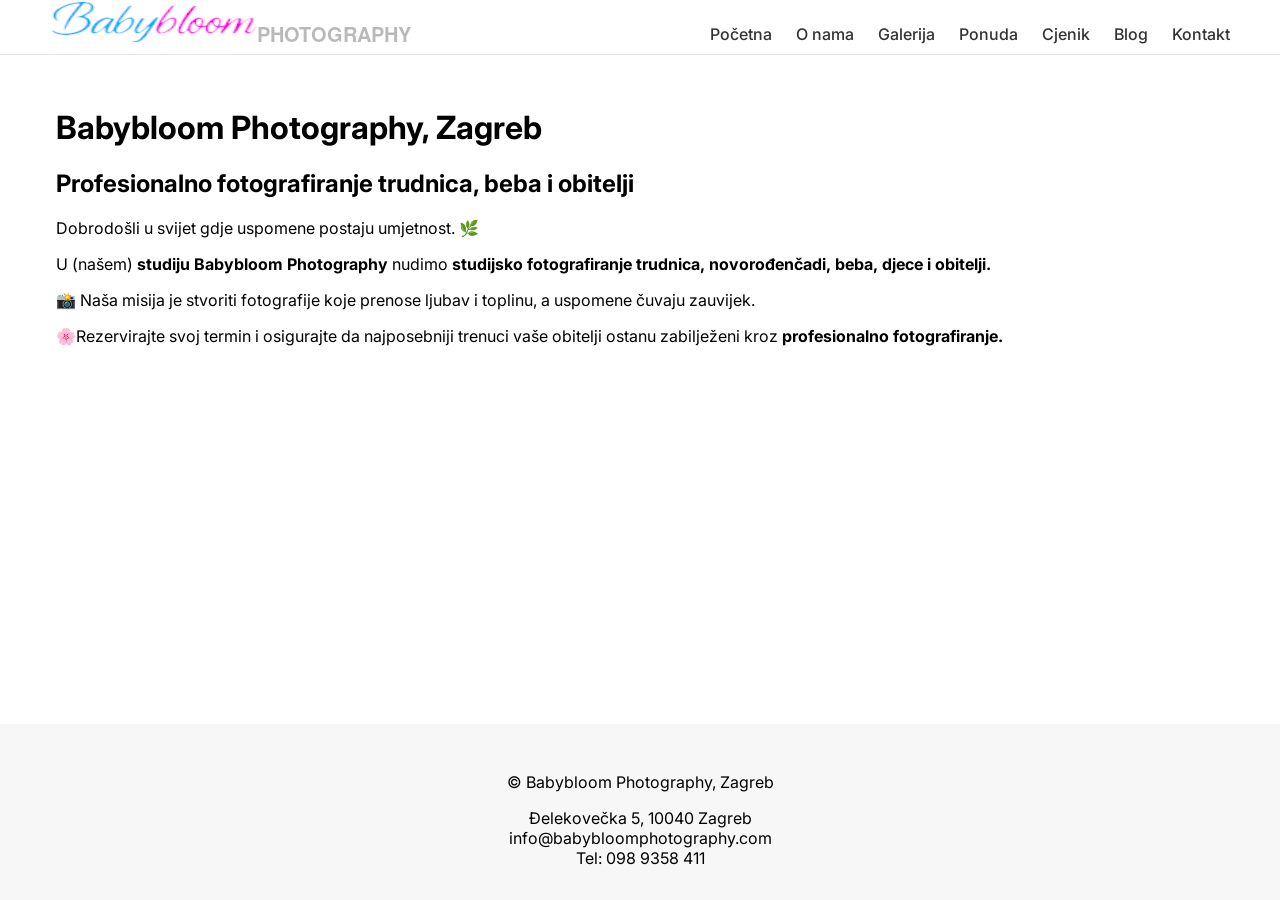
<file: index.html>
<!DOCTYPE HTML>

<html lang="hr">
    
	
    <head>
        
	
        <meta charset="utf-8"/>
        

	
        <title>
             Po&#269;etna - Babybloom Photogtaphy Zagreb 
        </title>
        
	
        <meta name="viewport" content="width=device-width, initial-scale=1"/>
        
	
        <meta name="description" content="Profesionalno fotografiranje trudnica, beba i obitelji"/>
        

	
        <meta property="og:type" content="website"/>
        
	
        <meta property="og:title" content="Po&#269;etna - Babybloom Photography Zagreb"/>
        
	
        <meta property="og:description" content="Profesionalno fotografiranje trudnica, beba i obitelji"/>
        
	
        <meta property="og:image" content="/res/logo.png"/>
        

	
        <link rel="stylesheet" href="/res/style.css"/>
        
	
        <link rel="icon" href="/res/favicon.png"/>
        

    </head>
    
	
    <body>
        
	
        <header class="site-header">
            
		
            <div class="header-inner">
                
			
                <a href="/" class="logo">
                    
				
                    <img src="/res/logo.png" alt="Babybloom photography"/>
                    
			
                </a>
                
			
                <nav class="site-nav" aria-label="Navigacija">
                    
				
                    <label>
                        
					
                        <input type="checkbox"/>
                        
					&#8801;
				
                    </label>
                    
				
                    <ul class="navlist">
                        <li>
                            <a href="/index.html">
                                Početna
                            </a>
                        </li>
                        <li>
                            <a href="/o-nama.html">
                                O nama
                            </a>
                        </li>
                        <li>
                            <a href="/portfolio.html">
                                Galerija
                            </a>
                        </li>
                        <li>
                            <a href="/ponuda.html">
                                Ponuda
                            </a>
                        </li>
                        <li>
                            <a href="/cjenik.html">
                                Cjenik
                            </a>
                        </li>
                        <li>
                            <a href="/blog.html">
                                Blog
                            </a>
                        </li>
                        <li>
                            <a href="/kontakt.html">
                                Kontakt
                            </a>
                        </li>
                    </ul>
                    
			
                </nav>
                
		
            </div>
            
	
        </header>
        
	
        <main class="site-content">
            
		
		

            <h1>
                
     Babybloom Photography, Zagreb 

            </h1>
            

		

            <section>
                
    
			
    
                <h2>
                    
         Profesionalno fotografiranje trudnica, beba i obitelji 
    
                </h2>
                
    
			
    
                <p>
                    
        
			Dobrodošli u svijet gdje uspomene postaju umjetnost. 🌿
			
    
                </p>
                
    
			
    
                <p>
                    
        
			U (našem) 
        
                    <b>
                        
            studiju Babybloom Photography
        
                    </b>
                    
         nudimo 
        
                    <b>
                        
            studijsko fotografiranje trudnica, novorođenčadi, beba, djece i obitelji.
        
                    </b>
                    
        
			
    
                </p>
                
    
			
    
                <p>
                    
        
			📸 Naša misija je stvoriti fotografije koje prenose ljubav i toplinu, a uspomene čuvaju zauvijek.
			
    
                </p>
                
    
			
    
                <p>
                    
        
			🌸Rezervirajte svoj termin i osigurajte da najposebniji trenuci vaše obitelji ostanu zabilježeni kroz 
        
                    <b>
                        
            profesionalno fotografiranje.
        
                    </b>
                    
        
			
    
                </p>
                
    
		

            </section>
            
		
	

	
        </main>
        
	
        <footer class="site-footer">
            
		
            <p>
                &copy; Babybloom Photography, Zagreb
            </p>
            
		
            <address>
                
			&#272;elekove&#269;ka 5, 10040 Zagreb 
                <br/>
                
			
                <a href="mailto:info@babybloomphotography.com">
                    info@babybloomphotography.com
                </a>
                 
                <br/>
                
			Tel: 098 9358 411
		
            </address>
            
	
        </footer>
        

    </body>
           		

</html>
</file>
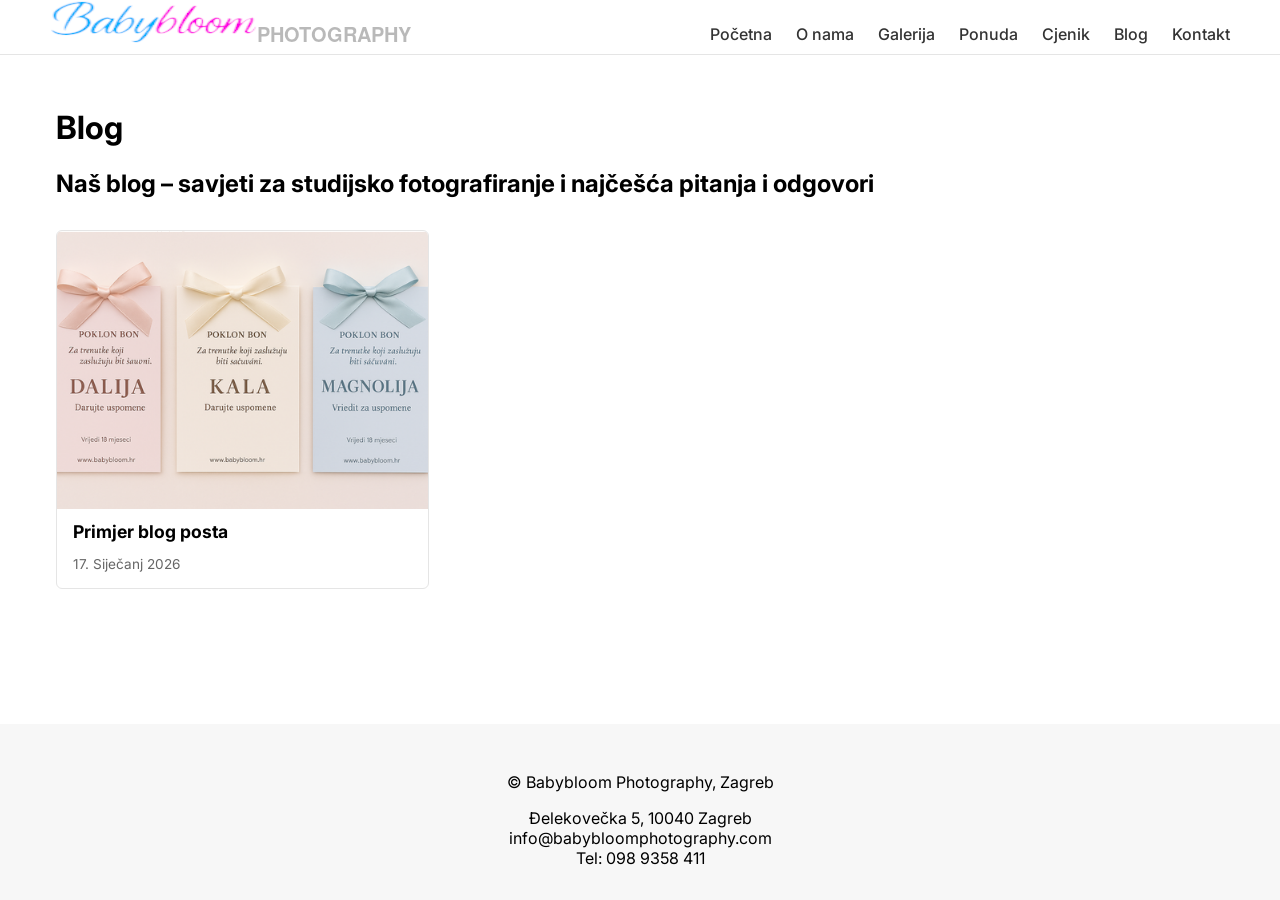
<file: blog.html>
<!DOCTYPE HTML>

<html lang="hr">
    
	
    <head>
        
	
        <meta charset="utf-8"/>
        

	
        <title>
             Blog - Babybloom Photogtaphy Zagreb 
        </title>
        
	
        <meta name="viewport" content="width=device-width, initial-scale=1"/>
        
	
        <meta name="description" content="savjeti za studijsko fotografiranje i naj&#269;e&#353;&#263;a pitanja i odgovori"/>
        

	
        <meta property="og:type" content="website"/>
        
	
        <meta property="og:title" content="Blog - Babybloom Photography Zagreb"/>
        
	
        <meta property="og:description" content="savjeti za studijsko fotografiranje i naj&#269;e&#353;&#263;a pitanja i odgovori"/>
        
	
        <meta property="og:image" content="/res/logo.png"/>
        

	
        <link rel="stylesheet" href="/res/style.css"/>
        
	
        <link rel="icon" href="/res/favicon.png"/>
        

    </head>
    
	
    <body>
        
	
        <header class="site-header">
            
		
            <div class="header-inner">
                
			
                <a href="/" class="logo">
                    
				
                    <img src="/res/logo.png" alt="Babybloom photography"/>
                    
			
                </a>
                
			
                <nav class="site-nav" aria-label="Navigacija">
                    
				
                    <label>
                        
					
                        <input type="checkbox"/>
                        
					&#8801;
				
                    </label>
                    
				
                    <ul class="navlist">
                        <li>
                            <a href="/index.html">
                                Početna
                            </a>
                        </li>
                        <li>
                            <a href="/o-nama.html">
                                O nama
                            </a>
                        </li>
                        <li>
                            <a href="/portfolio.html">
                                Galerija
                            </a>
                        </li>
                        <li>
                            <a href="/ponuda.html">
                                Ponuda
                            </a>
                        </li>
                        <li>
                            <a href="/cjenik.html">
                                Cjenik
                            </a>
                        </li>
                        <li>
                            <a href="/blog.html">
                                Blog
                            </a>
                        </li>
                        <li>
                            <a href="/kontakt.html">
                                Kontakt
                            </a>
                        </li>
                    </ul>
                    
			
                </nav>
                
		
            </div>
            
	
        </header>
        
	
        <main class="site-content">
            
		
		

            <h1>
                
     Blog 

            </h1>
            

		

            <section>
                
    
			
    
                <h2>
                    
         Naš blog – savjeti za studijsko fotografiranje i najčešća pitanja i odgovori 
    
                </h2>
                
    
			
    
                <section class="bloglist">
                    <article class="blog-card">
                        <a href="/blog/first-blog.html">
                            <img src="/img/poklon_bon.png" alt="Primjer blog posta"/>
                            <h2>
                                Primjer blog posta
                            </h2>
                        </a>
                        <time datetime="2026-01-17">
                            17. Siječanj 2026
                        </time>
                    </article>
                </section>
                
    
		

            </section>
            

	

	
        </main>
        
	
        <footer class="site-footer">
            
		
            <p>
                &copy; Babybloom Photography, Zagreb
            </p>
            
		
            <address>
                
			&#272;elekove&#269;ka 5, 10040 Zagreb 
                <br/>
                
			
                <a href="mailto:info@babybloomphotography.com">
                    info@babybloomphotography.com
                </a>
                 
                <br/>
                
			Tel: 098 9358 411
		
            </address>
            
	
        </footer>
        

    </body>
    

</html>
</file>
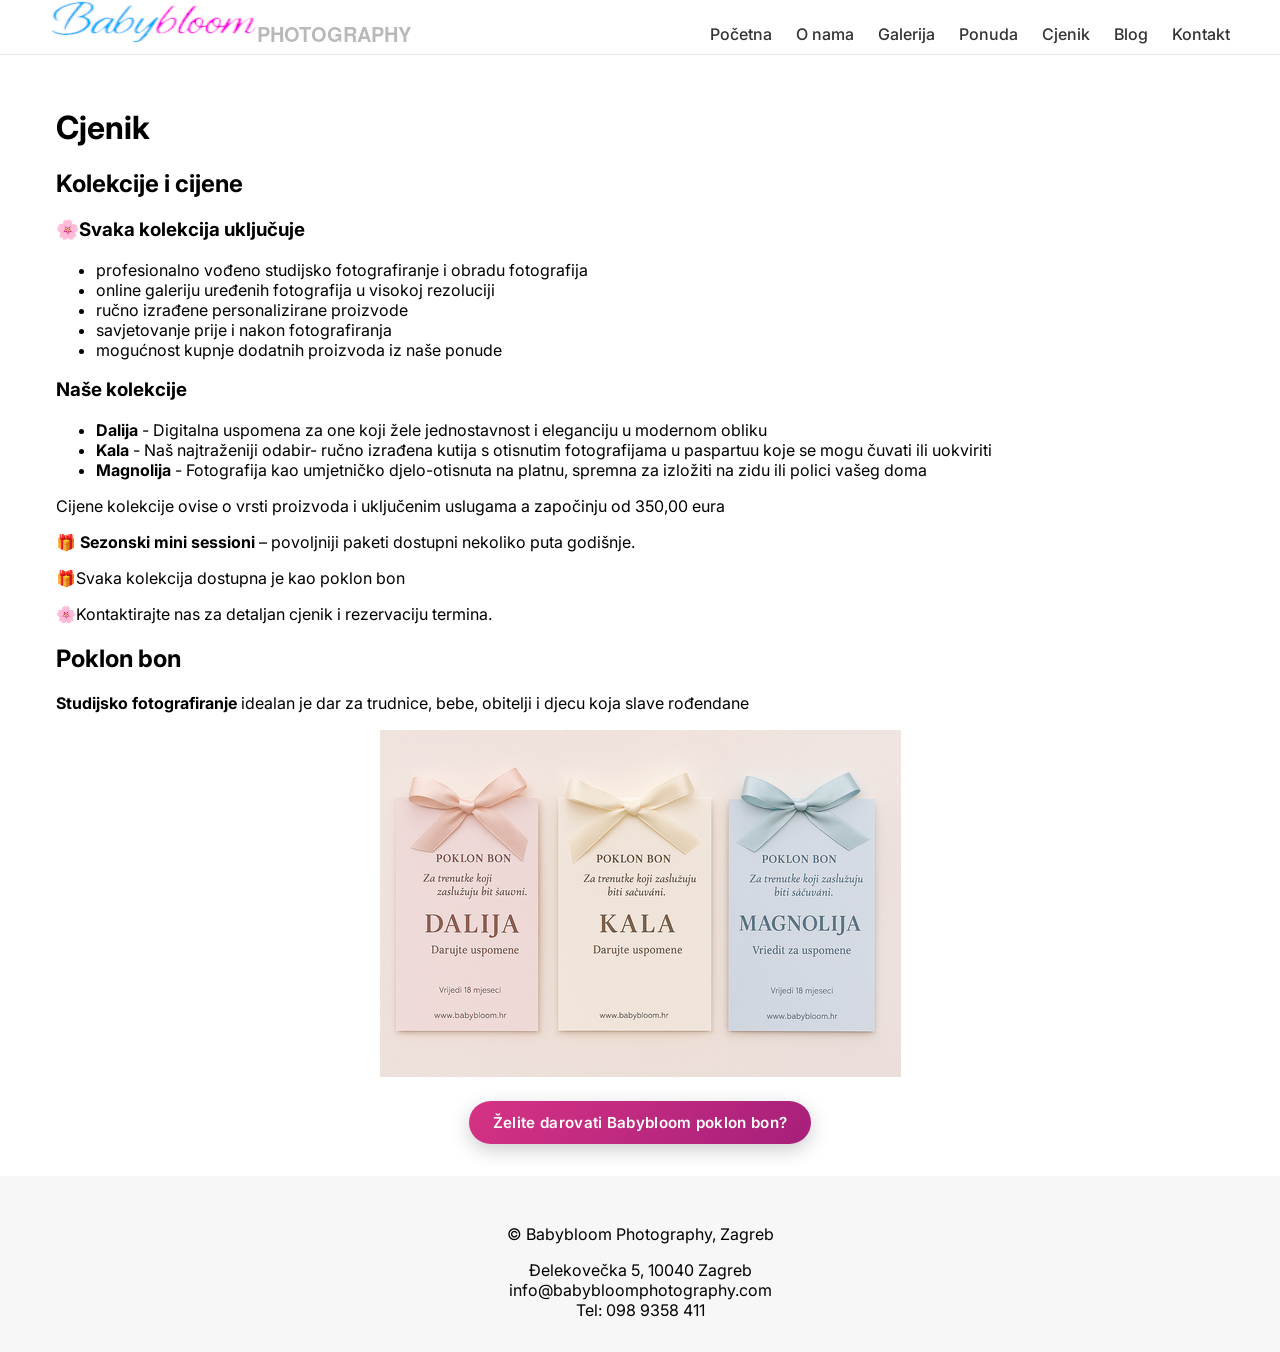
<file: cjenik.html>
<!DOCTYPE HTML>

<html lang="hr">
    
	
    <head>
        
	
        <meta charset="utf-8"/>
        

	
        <title>
             Cjenik - Babybloom Photogtaphy Zagreb 
        </title>
        
	
        <meta name="viewport" content="width=device-width, initial-scale=1"/>
        
	
        <meta name="description" content="Profesionalno fotografiranje trudnica, beba i obitelji"/>
        

	
        <meta property="og:type" content="website"/>
        
	
        <meta property="og:title" content="Cjenik - Babybloom Photography Zagreb"/>
        
	
        <meta property="og:description" content="Profesionalno fotografiranje trudnica, beba i obitelji"/>
        
	
        <meta property="og:image" content="/res/logo.png"/>
        

	
        <link rel="stylesheet" href="/res/style.css"/>
        
	
        <link rel="icon" href="/res/favicon.png"/>
        

    </head>
    
	
    <body>
        
	
        <header class="site-header">
            
		
            <div class="header-inner">
                
			
                <a href="/" class="logo">
                    
				
                    <img src="/res/logo.png" alt="Babybloom photography"/>
                    
			
                </a>
                
			
                <nav class="site-nav" aria-label="Navigacija">
                    
				
                    <label>
                        
					
                        <input type="checkbox"/>
                        
					&#8801;
				
                    </label>
                    
				
                    <ul class="navlist">
                        <li>
                            <a href="/index.html">
                                Početna
                            </a>
                        </li>
                        <li>
                            <a href="/o-nama.html">
                                O nama
                            </a>
                        </li>
                        <li>
                            <a href="/portfolio.html">
                                Galerija
                            </a>
                        </li>
                        <li>
                            <a href="/ponuda.html">
                                Ponuda
                            </a>
                        </li>
                        <li>
                            <a href="/cjenik.html">
                                Cjenik
                            </a>
                        </li>
                        <li>
                            <a href="/blog.html">
                                Blog
                            </a>
                        </li>
                        <li>
                            <a href="/kontakt.html">
                                Kontakt
                            </a>
                        </li>
                    </ul>
                    
			
                </nav>
                
		
            </div>
            
	
        </header>
        
	
        <main class="site-content">
            
		
		

            <h1>
                
     Cjenik 

            </h1>
            

		

            <section>
                
    
			
    
                <h2>
                    
         Kolekcije i cijene 
    
                </h2>
                
    
			
    
                <h3>
                    
         🌸Svaka kolekcija uključuje 
    
                </h3>
                
    
			
    
                <ul>
                    
        
				
        
                    <li>
                        
             profesionalno vođeno studijsko fotografiranje i obradu fotografija 
        
                    </li>
                    
        
				
        
                    <li>
                        
             online galeriju uređenih fotografija u visokoj rezoluciji  
        
                    </li>
                    
        
				
        
                    <li>
                        
             ručno izrađene personalizirane proizvode 
        
                    </li>
                    
        
				
        
                    <li>
                        
             savjetovanje prije i nakon fotografiranja 
        
                    </li>
                    
        
				
        
                    <li>
                        
             mogućnost kupnje dodatnih proizvoda iz naše ponude 
        
                    </li>
                    
        
			
    
                </ul>
                
    

			
    
                <h3>
                    
        Naše kolekcije 
    
                </h3>
                
    

			
    
                <ul>
                    
        
				
        
                    <li>
                        
             
            
                        <b>
                            
                 Dalija 
            
                        </b>
                        
             - Digitalna uspomena za one koji žele jednostavnost i eleganciju u modernom obliku 
        
                    </li>
                    
        

				
        
                    <li>
                        
             
            
                        <b>
                            
                 Kala 
            
                        </b>
                        
             - Naš najtraženiji odabir- ručno izrađena kutija s otisnutim fotografijama u paspartuu koje se mogu čuvati ili uokviriti 
        
                    </li>
                    
        

				
        
                    <li>
                        
             
            
                        <b>
                            
                 Magnolija 
            
                        </b>
                        
             - Fotografija kao umjetničko djelo-otisnuta na platnu, spremna za izložiti na zidu ili polici vašeg doma 
        
                    </li>
                    
        
			
    
                </ul>
                
    
			
			
    
                <p>
                    
         Cijene kolekcije ovise o vrsti proizvoda i uključenim uslugama a započinju od 350,00 eura 
    
                </p>
                
    

			
    
                <p>
                    
         
        
                    <b>
                        
            🎁 Sezonski mini sessioni
        
                    </b>
                    
         – povoljniji paketi dostupni nekoliko puta godišnje. 
    
                </p>
                
    
			
    
                <p>
                    
         🎁Svaka kolekcija dostupna je kao poklon bon 
    
                </p>
                
    
			
    
                <p>
                    
         🌸Kontaktirajte nas za detaljan cjenik i rezervaciju termina.  
    
                </p>
                
    
		

            </section>
            

		

            <section>
                
    
			
    
                <h2>
                    
         Poklon bon 
    
                </h2>
                
    
			
    
                <p>
                    
         
        
                    <b>
                        
            Studijsko fotografiranje
        
                    </b>
                    
         idealan je dar za trudnice, bebe, obitelji i djecu koja slave rođendane 
    
                </p>
                
    
			
    
                <center>
                    
        
				
        
                    <img src="/img/poklon_bon.png" style="max-width: 100%" alt="Poklon bonovi"/>
                    
        
				
        
                    <form style="margin-top: 20px">
                        
            
					
            
                        <input type="submit" class="fancy-btn btn" value="&#381;elite darovati Babybloom poklon bon?"/>
                        
            
				
        
                    </form>
                    
        
			
    
                </center>
                
    
		

            </section>
            

	

	
        </main>
        
	
        <footer class="site-footer">
            
		
            <p>
                &copy; Babybloom Photography, Zagreb
            </p>
            
		
            <address>
                
			&#272;elekove&#269;ka 5, 10040 Zagreb 
                <br/>
                
			
                <a href="mailto:info@babybloomphotography.com">
                    info@babybloomphotography.com
                </a>
                 
                <br/>
                
			Tel: 098 9358 411
		
            </address>
            
	
        </footer>
        

    </body>
           		

</html>
</file>
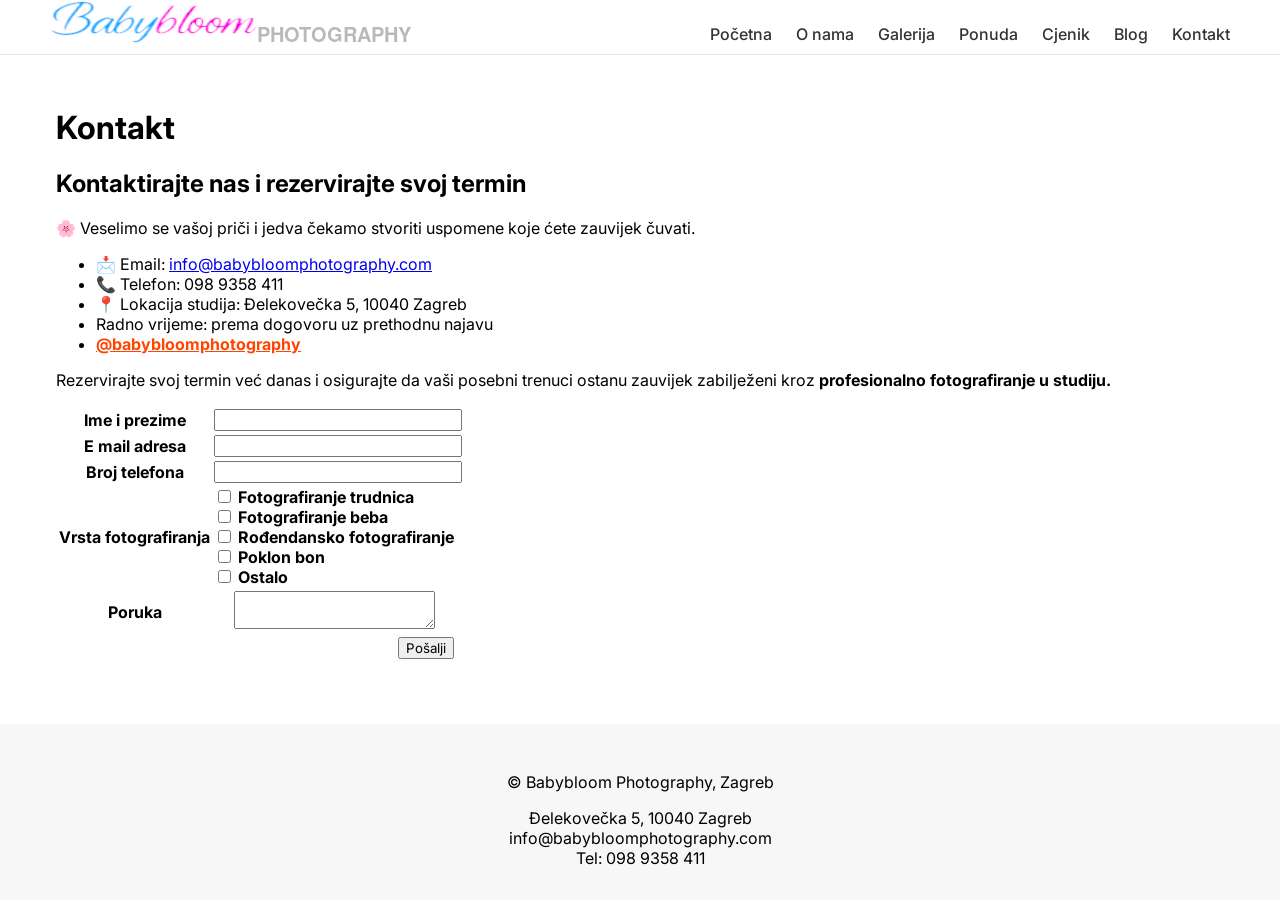
<file: kontakt.html>
<!DOCTYPE HTML>

<html lang="hr">
    
	
    <head>
        
	
        <meta charset="utf-8"/>
        

	
        <title>
             Kontakt - Babybloom Photogtaphy Zagreb 
        </title>
        
	
        <meta name="viewport" content="width=device-width, initial-scale=1"/>
        
	
        <meta name="description" content="Profesionalno fotografiranje trudnica, beba i obitelji"/>
        

	
        <meta property="og:type" content="website"/>
        
	
        <meta property="og:title" content="Kontakt - Babybloom Photography Zagreb"/>
        
	
        <meta property="og:description" content="Profesionalno fotografiranje trudnica, beba i obitelji"/>
        
	
        <meta property="og:image" content="/res/logo.png"/>
        

	
        <link rel="stylesheet" href="/res/style.css"/>
        
	
        <link rel="icon" href="/res/favicon.png"/>
        

    </head>
    
	
    <body>
        
	
        <header class="site-header">
            
		
            <div class="header-inner">
                
			
                <a href="/" class="logo">
                    
				
                    <img src="/res/logo.png" alt="Babybloom photography"/>
                    
			
                </a>
                
			
                <nav class="site-nav" aria-label="Navigacija">
                    
				
                    <label>
                        
					
                        <input type="checkbox"/>
                        
					&#8801;
				
                    </label>
                    
				
                    <ul class="navlist">
                        <li>
                            <a href="/index.html">
                                Početna
                            </a>
                        </li>
                        <li>
                            <a href="/o-nama.html">
                                O nama
                            </a>
                        </li>
                        <li>
                            <a href="/portfolio.html">
                                Galerija
                            </a>
                        </li>
                        <li>
                            <a href="/ponuda.html">
                                Ponuda
                            </a>
                        </li>
                        <li>
                            <a href="/cjenik.html">
                                Cjenik
                            </a>
                        </li>
                        <li>
                            <a href="/blog.html">
                                Blog
                            </a>
                        </li>
                        <li>
                            <a href="/kontakt.html">
                                Kontakt
                            </a>
                        </li>
                    </ul>
                    
			
                </nav>
                
		
            </div>
            
	
        </header>
        
	
        <main class="site-content">
            
		
		

            <h1>
                
     Kontakt 

            </h1>
            

		

            <section>
                
    
			
    
                <h2>
                    
         Kontaktirajte nas i rezervirajte svoj termin 
    
                </h2>
                
    
			
    
                <p>
                    
         🌸 Veselimo se vašoj priči i jedva čekamo stvoriti uspomene koje ćete zauvijek čuvati. 
    
                </p>
                
    
			
    
                <ul>
                    
        
			
        
                    <li>
                        
             📩 Email: 
            
                        <a href="mailto:info@babybloomphotography.com">
                            
                info@babybloomphotography.com
            
                        </a>
                        
             
        
                    </li>
                    
        
			
        
                    <li>
                        
             📞 Telefon: 098 9358 411 
        
                    </li>
                    
        
			
        
                    <li>
                        
             📍 Lokacija studija: &#272;elekove&#269;ka 5, 10040 Zagreb 
        
                    </li>
                    
        
			
        
                    <li>
                        
             Radno vrijeme: prema dogovoru uz prethodnu najavu 
        
                    </li>
                    
        
			
        
                    <li>
                        
             
            
                        <b>
                            
                
                            <a href="https://instagram.com/babybloomphotography" target="_blank" style="color: orangered">
                                
                    @babybloomphotography
                
                            </a>
                            
            
                        </b>
                        
             
        
                    </li>
                    
        
			
    
                </ul>
                
    

			
    
                <p>
                    
         Rezervirajte svoj termin već danas i osigurajte da vaši posebni trenuci ostanu zauvijek zabilježeni kroz 
        
                    <b>
                        
            profesionalno fotografiranje u studiju.
        
                    </b>
                    
         
    
                </p>
                
    

			
    
                <form>
                    
        
				
        
                    <table>
                        
            
					
            
                        <tbody>
                            
                
						
                
                            <tr>
                                
                    
							
                    
                                <th>
                                    
                         Ime i prezime 
                    
                                </th>
                                
                    
							
                    
                                <th>
                                    
                         
                        
                                    <input type="text" name="name" style="width: 100%"/>
                                    
                         
                    
                                </th>
                                
                    
						
                
                            </tr>
                            
                
						
                
                            <tr>
                                
                    
							
                    
                                <th>
                                    
                         E mail adresa 
                    
                                </th>
                                
                    
							
                    
                                <th>
                                    
                         
                        
                                    <input type="text" name="email" style="width: 100%"/>
                                    
                         
                    
                                </th>
                                
                    
						
                
                            </tr>
                            
                
						
                
                            <tr>
                                
                    
							
                    
                                <th>
                                    
                         Broj telefona 
                    
                                </th>
                                
                    
							
                    
                                <th>
                                    
                         
                        
                                    <input type="text" name="phone" style="width: 100%"/>
                                    
                         
                    
                                </th>
                                
                    
						
                
                            </tr>
                            
                
						
                
                            <tr>
                                
                    
							
                    
                                <th>
                                    
                         Vrsta fotografiranja 
                    
                                </th>
                                
                    
							
                    
                                <th style="text-align: left">
                                    
                        
								
                        
                                    <label>
                                        
                            
									
                            
                                        <input type="checkbox" name="services[trudnice]" value="1"/>
                                        
                            
									Fotografiranje trudnica
								
                        
                                    </label>
                                    
                        
								
                        
                                    <br/>
                                    
                        
								
                        
                                    <label>
                                        
                            
									
                            
                                        <input type="checkbox" name="services[bebe]" value="1"/>
                                        
                            
									Fotografiranje beba
								
                        
                                    </label>
                                    
                        
								
                        
                                    <br/>
                                    
                        
								
                        
                                    <label>
                                        
                            
									
                            
                                        <input type="checkbox" name="services[rodendan]" value="1"/>
                                        
                            
									Rođendansko fotografiranje
								
                        
                                    </label>
                                    
                        
								
                        
                                    <br/>
                                    
                        
								
                        
                                    <label>
                                        
                            
									
                            
                                        <input type="checkbox" name="services[poklon_bon]" value="1"/>
                                        
                            
									Poklon bon
								
                        
                                    </label>
                                    
                        
								
                        
                                    <br/>
                                    
                        
								
                        
                                    <label>
                                        
                            
									
                            
                                        <input type="checkbox" name="services[ostalo]" value="1"/>
                                        
                            
									Ostalo
								
                        
                                    </label>
                                    
                        
							
                    
                                </th>
                                
                    
						
                
                            </tr>
                            
                
						
                
                            <tr>
                                
                    
							
                    
                                <th>
                                    
                         Poruka 
                    
                                </th>
                                
                    
							
                    
                                <th>
                                    
                         
                        
                                    <textarea name="message">
                                        
                        
                                    </textarea>
                                    
                         
                    
                                </th>
                                
                    
						
                
                            </tr>
                            
                
						
                
                            <tr>
                                
                    
							
                    
                                <th>
                                    
                    
                                </th>
                                
                    
							
                    
                                <th style="text-align: right">
                                    
                        
								
                        
                                    <input type="submit" value="Po&#353;alji" class="btn"/>
                                    
                        
							
                    
                                </th>
                                
                    
						
                
                            </tr>
                            
                
					
            
                        </tbody>
                        
            
				
        
                    </table>
                    
        
			
    
                </form>
                
    
		

            </section>
            

	

	
        </main>
        
	
        <footer class="site-footer">
            
		
            <p>
                &copy; Babybloom Photography, Zagreb
            </p>
            
		
            <address>
                
			&#272;elekove&#269;ka 5, 10040 Zagreb 
                <br/>
                
			
                <a href="mailto:info@babybloomphotography.com">
                    info@babybloomphotography.com
                </a>
                 
                <br/>
                
			Tel: 098 9358 411
		
            </address>
            
	
        </footer>
        

    </body>
    

</html>
</file>
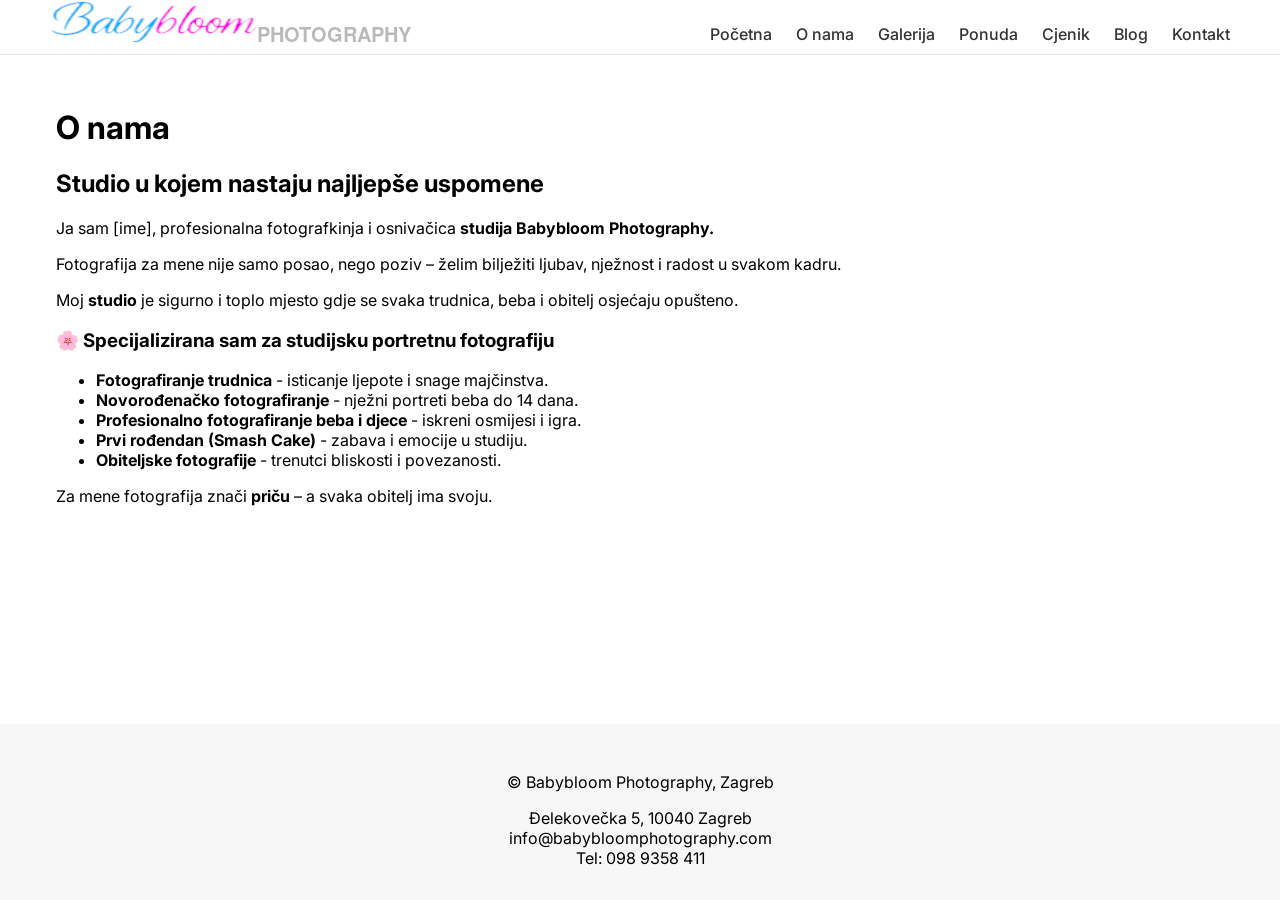
<file: o-nama.html>
<!DOCTYPE HTML>

<html lang="hr">
    
	
    <head>
        
	
        <meta charset="utf-8"/>
        

	
        <title>
             O nama - Babybloom Photogtaphy Zagreb 
        </title>
        
	
        <meta name="viewport" content="width=device-width, initial-scale=1"/>
        
	
        <meta name="description" content="Studio u kojem nastaju najljep&#353;e uspomene"/>
        

	
        <meta property="og:type" content="website"/>
        
	
        <meta property="og:title" content="O nama - Babybloom Photography Zagreb"/>
        
	
        <meta property="og:description" content="Studio u kojem nastaju najljep&#353;e uspomene"/>
        
	
        <meta property="og:image" content="/res/logo.png"/>
        

	
        <link rel="stylesheet" href="/res/style.css"/>
        
	
        <link rel="icon" href="/res/favicon.png"/>
        

    </head>
    
	
    <body>
        
	
        <header class="site-header">
            
		
            <div class="header-inner">
                
			
                <a href="/" class="logo">
                    
				
                    <img src="/res/logo.png" alt="Babybloom photography"/>
                    
			
                </a>
                
			
                <nav class="site-nav" aria-label="Navigacija">
                    
				
                    <label>
                        
					
                        <input type="checkbox"/>
                        
					&#8801;
				
                    </label>
                    
				
                    <ul class="navlist">
                        <li>
                            <a href="/index.html">
                                Početna
                            </a>
                        </li>
                        <li>
                            <a href="/o-nama.html">
                                O nama
                            </a>
                        </li>
                        <li>
                            <a href="/portfolio.html">
                                Galerija
                            </a>
                        </li>
                        <li>
                            <a href="/ponuda.html">
                                Ponuda
                            </a>
                        </li>
                        <li>
                            <a href="/cjenik.html">
                                Cjenik
                            </a>
                        </li>
                        <li>
                            <a href="/blog.html">
                                Blog
                            </a>
                        </li>
                        <li>
                            <a href="/kontakt.html">
                                Kontakt
                            </a>
                        </li>
                    </ul>
                    
			
                </nav>
                
		
            </div>
            
	
        </header>
        
	
        <main class="site-content">
            
		
		

            <h1>
                
     O nama 

            </h1>
            

		

            <section>
                
    
			
    
                <h2>
                    
         Studio u kojem nastaju najljepše uspomene 
    
                </h2>
                
    
			
    
                <p>
                    
        
			Ja sam [ime], profesionalna fotografkinja i osnivačica 
        
                    <b>
                        
            studija Babybloom Photography.
        
                    </b>
                    
        
			
    
                </p>
                
    
			
    
                <p>
                    
        
Fotografija za mene nije samo posao, nego poziv – želim bilježiti ljubav, nježnost i radost u svakom kadru.
			
    
                </p>
                
    
			
    
                <p>
                    
        
			Moj 
        
                    <b>
                        
            studio
        
                    </b>
                    
         je sigurno i toplo mjesto gdje se svaka trudnica, beba i obitelj osjećaju opušteno.
			
    
                </p>
                
    

			
    
                <h3>
                    
         🌸 Specijalizirana sam za studijsku portretnu fotografiju 
    
                </h3>
                
    
			
    
                <ul>
                    
        
				
        
                    <li>
                        
             
            
                        <b>
                            
                Fotografiranje trudnica
            
                        </b>
                        
             - isticanje ljepote i snage majčinstva. 
        
                    </li>
                    
        
				
        
                    <li>
                        
             
            
                        <b>
                            
                Novorođenačko fotografiranje
            
                        </b>
                        
             - nježni portreti beba do 14 dana. 
        
                    </li>
                    
        
				
        
                    <li>
                        
             
            
                        <b>
                            
                Profesionalno fotografiranje beba i djece
            
                        </b>
                        
             - iskreni osmijesi i igra. 
        
                    </li>
                    
        
				
        
                    <li>
                        
             
            
                        <b>
                            
                Prvi rođendan (Smash Cake)
            
                        </b>
                        
             - zabava i emocije u studiju. 
        
                    </li>
                    
        
				
        
                    <li>
                        
             
            
                        <b>
                            
                Obiteljske fotografije
            
                        </b>
                        
             - trenutci bliskosti i povezanosti. 
        
                    </li>
                    
        
			
    
                </ul>
                
    

			
    
                <p>
                    
        
			Za mene fotografija znači 
        
                    <b>
                        
            priču
        
                    </b>
                    
         – a svaka obitelj ima svoju.
			
    
                </p>
                
    

		

            </section>
            

	

	
        </main>
        
	
        <footer class="site-footer">
            
		
            <p>
                &copy; Babybloom Photography, Zagreb
            </p>
            
		
            <address>
                
			&#272;elekove&#269;ka 5, 10040 Zagreb 
                <br/>
                
			
                <a href="mailto:info@babybloomphotography.com">
                    info@babybloomphotography.com
                </a>
                 
                <br/>
                
			Tel: 098 9358 411
		
            </address>
            
	
        </footer>
        

    </body>
    

</html>
</file>
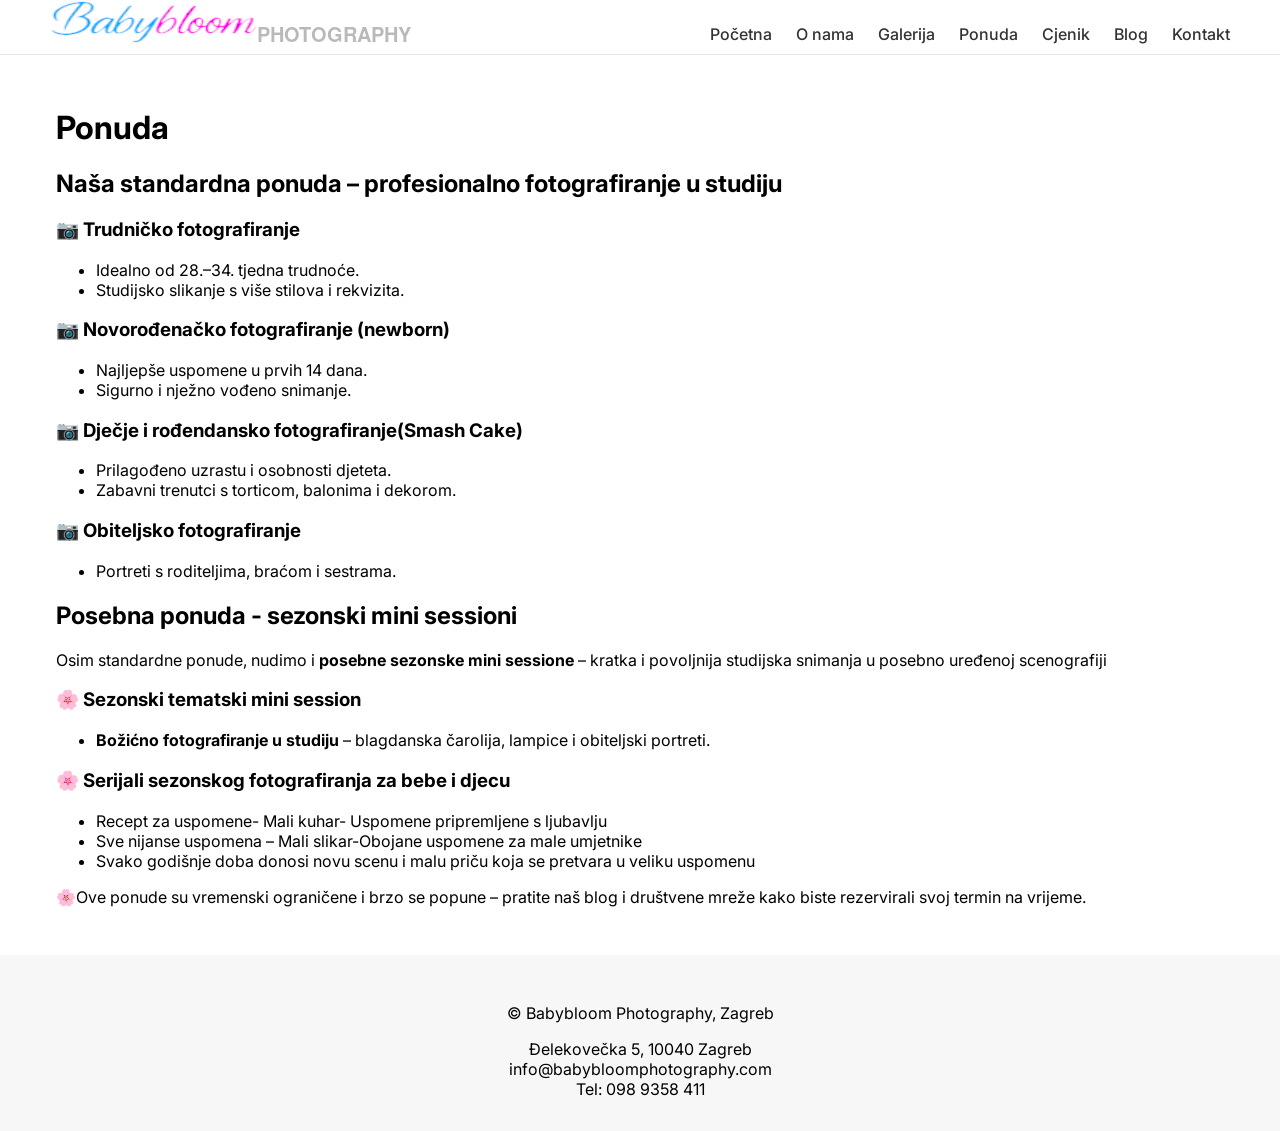
<file: ponuda.html>
<!DOCTYPE HTML>

<html lang="hr">
    
	
    <head>
        
	
        <meta charset="utf-8"/>
        

	
        <title>
             Ponuda - Babybloom Photogtaphy Zagreb 
        </title>
        
	
        <meta name="viewport" content="width=device-width, initial-scale=1"/>
        
	
        <meta name="description" content="Trudni&#269;ko, novoro&#273;ena&#269;ko i obiteljsko fotografiranje"/>
        

	
        <meta property="og:type" content="website"/>
        
	
        <meta property="og:title" content="Ponuda - Babybloom Photography Zagreb"/>
        
	
        <meta property="og:description" content="Trudni&#269;ko, novoro&#273;ena&#269;ko i obiteljsko fotografiranje"/>
        
	
        <meta property="og:image" content="/res/logo.png"/>
        

	
        <link rel="stylesheet" href="/res/style.css"/>
        
	
        <link rel="icon" href="/res/favicon.png"/>
        

    </head>
    
	
    <body>
        
	
        <header class="site-header">
            
		
            <div class="header-inner">
                
			
                <a href="/" class="logo">
                    
				
                    <img src="/res/logo.png" alt="Babybloom photography"/>
                    
			
                </a>
                
			
                <nav class="site-nav" aria-label="Navigacija">
                    
				
                    <label>
                        
					
                        <input type="checkbox"/>
                        
					&#8801;
				
                    </label>
                    
				
                    <ul class="navlist">
                        <li>
                            <a href="/index.html">
                                Početna
                            </a>
                        </li>
                        <li>
                            <a href="/o-nama.html">
                                O nama
                            </a>
                        </li>
                        <li>
                            <a href="/portfolio.html">
                                Galerija
                            </a>
                        </li>
                        <li>
                            <a href="/ponuda.html">
                                Ponuda
                            </a>
                        </li>
                        <li>
                            <a href="/cjenik.html">
                                Cjenik
                            </a>
                        </li>
                        <li>
                            <a href="/blog.html">
                                Blog
                            </a>
                        </li>
                        <li>
                            <a href="/kontakt.html">
                                Kontakt
                            </a>
                        </li>
                    </ul>
                    
			
                </nav>
                
		
            </div>
            
	
        </header>
        
	
        <main class="site-content">
            
		
		

            <h1>
                
     Ponuda 

            </h1>
            

		

            <section/>
            

			

            <h2>
                
     Naša standardna ponuda – profesionalno fotografiranje u studiju 

            </h2>
            

			

            <section>
                
    
				
    
                <h3>
                    
         📷 Trudničko fotografiranje 
    
                </h3>
                
    
				
    
                <ul>
                    
        
					
        
                    <li>
                        
             Idealno od 28.–34. tjedna trudnoće. 
        
                    </li>
                    
        
					
        
                    <li>
                        
             Studijsko slikanje s više stilova i rekvizita. 
        
                    </li>
                    
        
				
    
                </ul>
                
    
			

            </section>
            

			
			

            <section/>
            

				

            <h3>
                
     📷 Novorođenačko fotografiranje (newborn) 

            </h3>
            

				

            <ul>
                
    
					
    
                <li>
                    
         Najljepše uspomene u prvih 14 dana. 
    
                </li>
                
    
					
    
                <li>
                    
         Sigurno i nježno vođeno snimanje. 
    
                </li>
                
    
				

            </ul>
            

			

            <section/>
            

			
			

            <section/>
            

				

            <h3>
                
     📷 Dječje i rođendansko fotografiranje(Smash Cake) 

            </h3>
            

				

            <ul>
                
    
					
    
                <li>
                    
         Prilagođeno uzrastu i osobnosti djeteta. 
    
                </li>
                
    
					
    
                <li>
                    
         Zabavni trenutci s torticom, balonima i dekorom. 
    
                </li>
                
    
				

            </ul>
            

			

            <section/>
            

			
			

            <section/>
            

				

            <h3>
                
     📷 Obiteljsko fotografiranje 

            </h3>
            

				

            <ul>
                
    
					
    
                <li>
                    
         Portreti s roditeljima, braćom i sestrama. 
    
                </li>
                
    
				

            </ul>
            

			

            <section>
                
    
		

            </section>
            

		

            <section>
                
    
			
    
                <h2>
                    
         Posebna ponuda - sezonski mini sessioni 
    
                </h2>
                
    
			
    
                <p>
                    
        
			Osim standardne ponude, nudimo i 
        
                    <b>
                        
            posebne sezonske mini sessione
        
                    </b>
                    
         – kratka i povoljnija studijska snimanja u posebno uređenoj scenografiji
			
    
                </p>
                
    
			
    
                <section>
                    
        
				
        
                    <h3>
                        
             🌸 Sezonski tematski mini session 
        
                    </h3>
                    
        
				
        
                    <ul>
                        
            
					
            
                        <li>
                            
                 
                
                            <b>
                                
                    Božićno fotografiranje u studiju
                
                            </b>
                            
                 – blagdanska čarolija, lampice i obiteljski portreti. 
            
                        </li>
                        
            
				
        
                    </ul>
                    
        
			
    
                </section>
                
    

			
    
                <section>
                    
        
				
        
                    <h3>
                        
             🌸 Serijali sezonskog fotografiranja za bebe i djecu 
        
                    </h3>
                    
        
				
        
                    <ul>
                        
            

					
            
                        <li>
                            
                 Recept za uspomene- Mali kuhar- Uspomene pripremljene s ljubavlju 
            
                        </li>
                        
            
					
            
                        <li>
                            
                 Sve nijanse uspomena – Mali slikar-Obojane uspomene za male umjetnike
            
                        </li>
                        
            
					
            
                        <li>
                            
                 Svako godišnje doba donosi novu scenu i malu priču koja se pretvara u veliku uspomenu
            
                        </li>
                        
            
				
        
                    </ul>
                    
        
			
    
                </section>
                
    

			
    
                <p>
                    
        
			🌸Ove ponude su vremenski ograničene i brzo se popune – pratite naš blog i društvene mreže kako biste rezervirali svoj termin na vrijeme.
			
    
                </p>
                
    
		

            </section>
            

	

	
        </main>
        
	
        <footer class="site-footer">
            
		
            <p>
                &copy; Babybloom Photography, Zagreb
            </p>
            
		
            <address>
                
			&#272;elekove&#269;ka 5, 10040 Zagreb 
                <br/>
                
			
                <a href="mailto:info@babybloomphotography.com">
                    info@babybloomphotography.com
                </a>
                 
                <br/>
                
			Tel: 098 9358 411
		
            </address>
            
	
        </footer>
        

    </body>
    

</html>
</file>
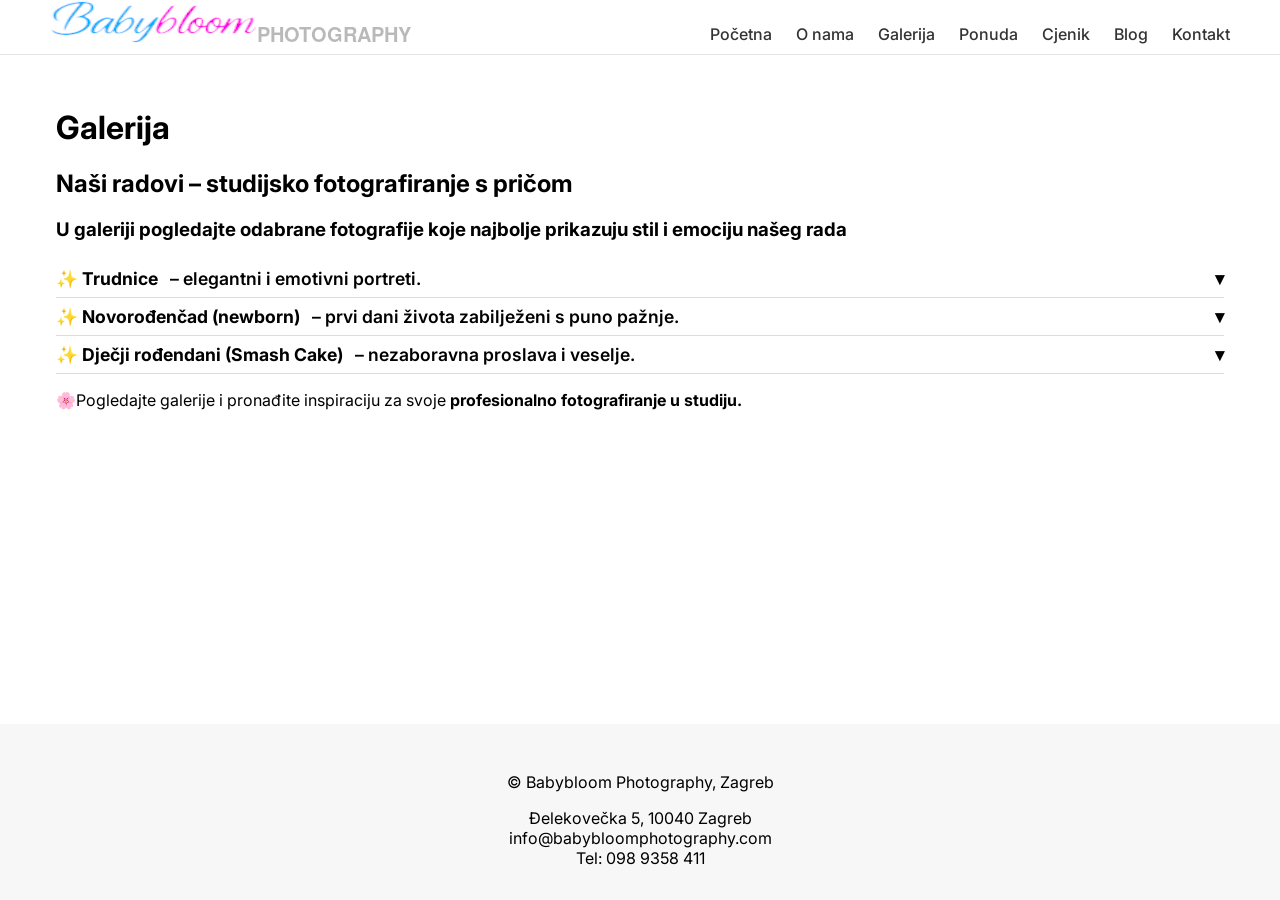
<file: portfolio.html>
<!DOCTYPE HTML>

<html lang="hr">
    
	
    <head>
        
	
        <meta charset="utf-8"/>
        

	
        <title>
             Galerija - Babybloom Photogtaphy Zagreb 
        </title>
        
	
        <meta name="viewport" content="width=device-width, initial-scale=1"/>
        
	
        <meta name="description" content="Na&#353;i radovi &#8211; studijsko fotografiranje s pri&#269;om"/>
        

	
        <meta property="og:type" content="website"/>
        
	
        <meta property="og:title" content="Galerija - Babybloom Photography Zagreb"/>
        
	
        <meta property="og:description" content="Na&#353;i radovi &#8211; studijsko fotografiranje s pri&#269;om"/>
        
	
        <meta property="og:image" content="/res/logo.png"/>
        

	
        <link rel="stylesheet" href="/res/style.css"/>
        
	
        <link rel="icon" href="/res/favicon.png"/>
        

    </head>
    
	
    <body>
        
	
        <header class="site-header">
            
		
            <div class="header-inner">
                
			
                <a href="/" class="logo">
                    
				
                    <img src="/res/logo.png" alt="Babybloom photography"/>
                    
			
                </a>
                
			
                <nav class="site-nav" aria-label="Navigacija">
                    
				
                    <label>
                        
					
                        <input type="checkbox"/>
                        
					&#8801;
				
                    </label>
                    
				
                    <ul class="navlist">
                        <li>
                            <a href="/index.html">
                                Početna
                            </a>
                        </li>
                        <li>
                            <a href="/o-nama.html">
                                O nama
                            </a>
                        </li>
                        <li>
                            <a href="/portfolio.html">
                                Galerija
                            </a>
                        </li>
                        <li>
                            <a href="/ponuda.html">
                                Ponuda
                            </a>
                        </li>
                        <li>
                            <a href="/cjenik.html">
                                Cjenik
                            </a>
                        </li>
                        <li>
                            <a href="/blog.html">
                                Blog
                            </a>
                        </li>
                        <li>
                            <a href="/kontakt.html">
                                Kontakt
                            </a>
                        </li>
                    </ul>
                    
			
                </nav>
                
		
            </div>
            
	
        </header>
        
	
        <main class="site-content">
            
		
		

            <h1>
                
     Galerija 

            </h1>
            

		

            <section>
                
    
			
    
                <h2>
                    
         Naši radovi – studijsko fotografiranje s pričom 
    
                </h2>
                
    
			
    
                <h3>
                    
         U galeriji pogledajte odabrane fotografije koje najbolje prikazuju stil i emociju našeg rada 
    
                </h3>
                
    
			
    
                <section class="gallery">
                    <label>
                        <input type="checkbox"/>
                        
        

                        <b>
                            
    
            ✨ Trudnice
        

                        </b>
                        

         – elegantni i emotivni portreti.
    

                    </label>
                    <div class="gallery-content">
                    </div>
                </section>
                
    
			
    
                <section class="gallery">
                    <label>
                        <input type="checkbox"/>
                        
        

                        <b>
                            
    
            ✨ Novorođenčad (newborn)
        

                        </b>
                        

         – prvi dani života zabilježeni s puno pažnje.
    

                    </label>
                    <div class="gallery-content">
                    </div>
                </section>
                
    
			
    
                <section class="gallery">
                    <label>
                        <input type="checkbox"/>
                        
        

                        <b>
                            
    
            ✨ Dječji rođendani (Smash Cake)
        

                        </b>
                        

         – nezaboravna proslava i veselje.
    

                    </label>
                    <div class="gallery-content">
                    </div>
                </section>
                
    
			
    
                <p>
                    
        
			🌸Pogledajte galerije i pronađite inspiraciju za svoje 
        
                    <b>
                        
            profesionalno fotografiranje u studiju.
        
                    </b>
                    
        
			
    
                </p>
                
    
		

            </section>
            

	

	
        </main>
        
	
        <footer class="site-footer">
            
		
            <p>
                &copy; Babybloom Photography, Zagreb
            </p>
            
		
            <address>
                
			&#272;elekove&#269;ka 5, 10040 Zagreb 
                <br/>
                
			
                <a href="mailto:info@babybloomphotography.com">
                    info@babybloomphotography.com
                </a>
                 
                <br/>
                
			Tel: 098 9358 411
		
            </address>
            
	
        </footer>
        

    </body>
    

</html>
</file>
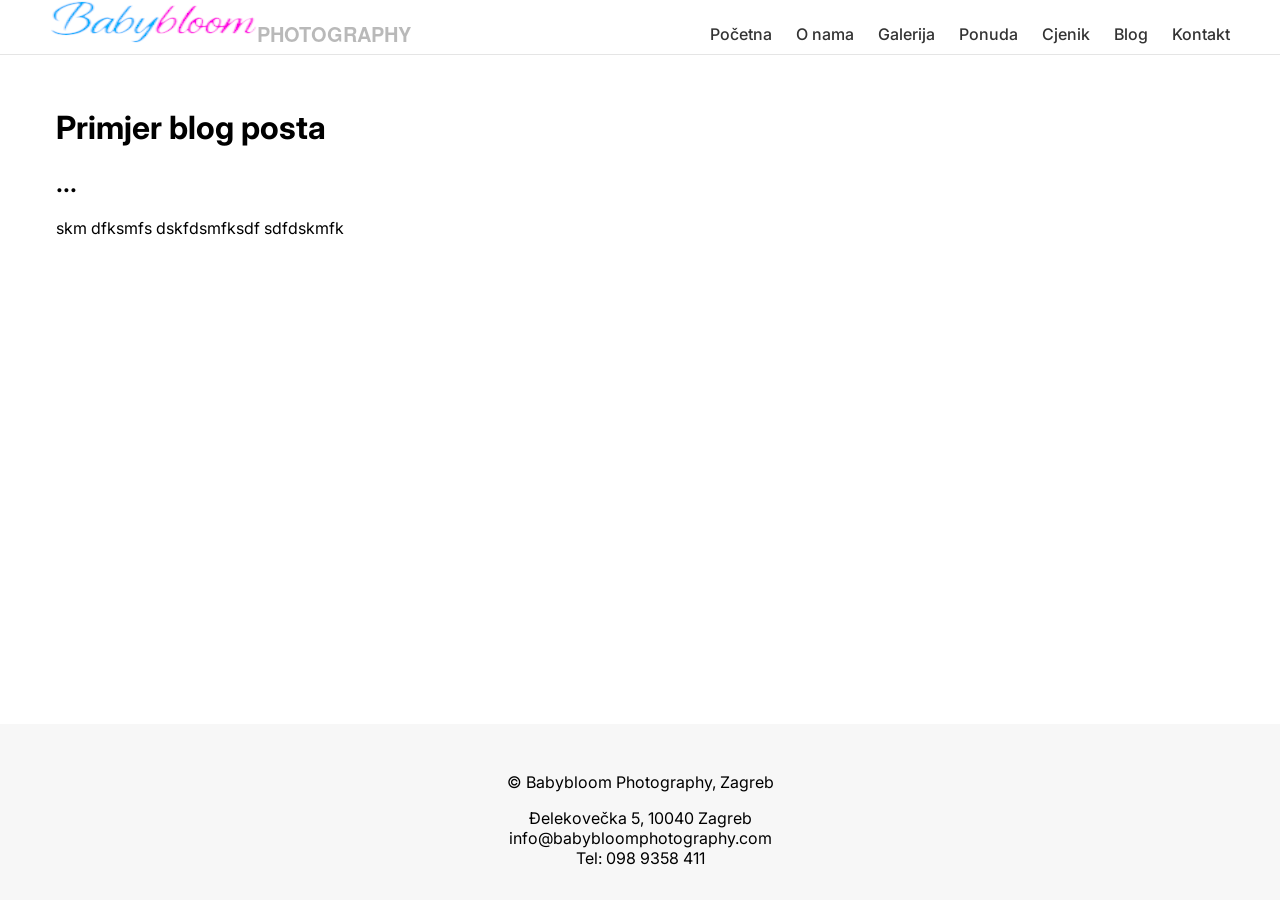
<file: blog/first-blog.html>
<!DOCTYPE HTML>

<html lang="hr">
    
	
    <head>
        
	
        <meta charset="utf-8"/>
        

	
        <title>
             Primjer blog posta - Babybloom Photogtaphy Zagreb 
        </title>
        
	
        <meta name="viewport" content="width=device-width, initial-scale=1"/>
        
	
        <meta name="description" content="Primjer blog posta"/>
        

	
        <meta property="og:type" content="website"/>
        
	
        <meta property="og:title" content="Primjer blog posta - Babybloom Photography Zagreb"/>
        
	
        <meta property="og:description" content="Primjer blog posta"/>
        
	
        <meta property="og:image" content="/res/logo.png"/>
        

	
        <link rel="stylesheet" href="/res/style.css"/>
        
	
        <link rel="icon" href="/res/favicon.png"/>
        

    </head>
    
	
    <body>
        
	
        <header class="site-header">
            
		
            <div class="header-inner">
                
			
                <a href="/" class="logo">
                    
				
                    <img src="/res/logo.png" alt="Babybloom photography"/>
                    
			
                </a>
                
			
                <nav class="site-nav" aria-label="Navigacija">
                    
				
                    <label>
                        
					
                        <input type="checkbox"/>
                        
					&#8801;
				
                    </label>
                    
				
                    <ul class="navlist">
                        <li>
                            <a href="/index.html">
                                Početna
                            </a>
                        </li>
                        <li>
                            <a href="/o-nama.html">
                                O nama
                            </a>
                        </li>
                        <li>
                            <a href="/portfolio.html">
                                Galerija
                            </a>
                        </li>
                        <li>
                            <a href="/ponuda.html">
                                Ponuda
                            </a>
                        </li>
                        <li>
                            <a href="/cjenik.html">
                                Cjenik
                            </a>
                        </li>
                        <li>
                            <a href="/blog.html">
                                Blog
                            </a>
                        </li>
                        <li>
                            <a href="/kontakt.html">
                                Kontakt
                            </a>
                        </li>
                    </ul>
                    
			
                </nav>
                
		
            </div>
            
	
        </header>
        
	
        <main class="site-content">
            
		
		

            <h1>
                
     Primjer blog posta 

            </h1>
            

		
	


            <section>
                
    
    
		
    
    
                <h2>
                    
        
         ... 
    
    
                </h2>
                
    
    
		
    
    
                <p>
                    
        
         skm dfksmfs dskfdsmfksdf sdfdskmfk 
    
    
                </p>
                
    
    
	


            </section>
            




	

	
        </main>
        
	
        <footer class="site-footer">
            
		
            <p>
                &copy; Babybloom Photography, Zagreb
            </p>
            
		
            <address>
                
			&#272;elekove&#269;ka 5, 10040 Zagreb 
                <br/>
                
			
                <a href="mailto:info@babybloomphotography.com">
                    info@babybloomphotography.com
                </a>
                 
                <br/>
                
			Tel: 098 9358 411
		
            </address>
            
	
        </footer>
        

    </body>
    

</html>
</file>
<file: res/style.css>
@font-face {
	font-family: 'pfont';
	src: url('/res/font.ttf');
}

* {
	font-family: pfont;
}

/* ---------- Base layout ---------- */

html,
body {
  height: 100%;
  margin: 0;
}

body {
  display: flex;
  flex-direction: column;
  font-family: system-ui, sans-serif;
}

/* ---------- Header ---------- */

.site-header {
  position: sticky;
  top: 0;
  z-index: 1000;
  background: #fff;
  border-bottom: 1px solid #e5e5e5;
}

.header-inner {
	margin-left: auto;
	margin-right: auto;
	max-width: 1200px;
	margin-bottom: 10px;
	box-sizing: border-box;
	padding-left: 10px;
	padding-right: 10px;
}

.header-inner {
  display: flex;
  justify-content: center;
}

/* Align logo left, nav right */
.header-inner > a {
  margin-right: auto;
  display: flex;
  align-items: center;
}

/* ---------- Navigation ---------- */


.site-nav a {
  text-decoration: none;
  color: #333;
  font-weight: 500;
}

.site-nav a:hover {
  text-decoration: underline;
}

@media (max-width: 1199px) {
	.site-nav ul {
		display: none;
	}
	.site-nav input {
		display: none;
	}
	.site-nav label {
		font-size: 30px;
		user-select: none;
	}
	.logo img {
		height: 30px;
	}
	.site-nav {
		position: relative;
	}
	.site-nav:has(:checked) ul {
		position: absolute;
		display: block;
		right: 0px;
		top: 33px;
		width: 150px;
		background-color: #f5f5f5;
	}
	.site-nav ul {
		list-style: none;
		padding: 5px;
		border: 1px solid #e5e5e5;
		background-color: white;
	}

	.site-nav ul > li {
		border-bottom: 1px solid #e5e5e5;
		padding-bottom: 5px;
		padding-top: 5px;
		border-radius: 5px;
		min-width: 100px;
	}
	.site-nav ul > li > a {
		display: block;
		width: 100%;
	}
}

@media (min-width: 1200px) {
	.site-nav {
		display: flex;
		align-items: flex-end;
	}

	.site-nav ul {
		list-style: none;
		display: flex;
		gap: 1.5rem;
		margin: 0;
		padding: 0;
	}

	.site-nav label {
		display: none;
	}
}

/* ---------- Main ---------- */

.site-content {
  flex: 1; /* pushes footer to bottom if content is short */
  max-width: 1200px;
  margin: 0 auto;
  padding: 2rem 1rem;
  width: 100%;
  box-sizing: border-box;
}

/* ---------- Footer ---------- */

.site-footer {
  background: #f7f7f7;
  padding: 2rem 1rem;
  text-align: center;
}

.site-footer address {
  font-style: normal;
  margin-top: 1rem;
}

.site-footer a {
  color: inherit;
  text-decoration: none;
}

.site-footer a:hover {
  text-decoration: underline;
}


/* ---------- Base gallery ---------- */

.gallery {
  border-bottom: 1px solid #ddd;
  padding: 0.5rem 0;
}

/* ---------- Label / title row ---------- */

.gallery > label {
  display: flex;
  align-items: center;
  gap: 0.75rem;
  cursor: pointer;
  font-weight: 600;
  font-size: 1.1rem;
  user-select: none;
}

/* Hide the checkbox visually but keep it accessible */
.gallery > label > input {
  position: absolute;
  opacity: 0;
  pointer-events: none;
}

/* Optional indicator arrow */
.gallery > label::after {
  content: "▾";
  margin-left: auto;
  transition: transform 0.25s ease;
}

/* Rotate arrow when open */
.gallery > label:has(input:checked)::after {
  transform: rotate(180deg);
}

/* ---------- Collapsible content ---------- */

.gallery-content {
  overflow: hidden;
  max-height: 0;
  opacity: 0;
  transition:
    max-height 0.4s ease,
    opacity 0.25s ease;
}

/* Expand when checked */
.gallery > label:has(input:checked) + .gallery-content {
  max-height: 2000px; /* large enough for content */
  opacity: 1;
  margin-top: 1rem;
}

/* ---------- Images ---------- */

.gallery-content {
  display: grid;
  grid-template-columns: repeat(auto-fill, minmax(180px, 1fr));
  gap: 1rem;
}

.gallery-content img {
  width: 100%;
  height: auto;
  display: block;
  border-radius: 4px;
}

/* ---------- Blog list layout ---------- */

.bloglist {
  display: grid;
  grid-template-columns: repeat(auto-fill, minmax(280px, 1fr));
  gap: 1.5rem;
  margin: 2rem 0;
}

/* ---------- Blog card ---------- */

.blog-card {
  border: 1px solid #e5e5e5;
  border-radius: 6px;
  overflow: hidden;
  background: #fff;
  transition: box-shadow 0.2s ease, transform 0.2s ease;
}

/* Hover effect for the entire card */
.blog-card:hover {
  box-shadow: 0 6px 18px rgba(0, 0, 0, 0.08);
  transform: translateY(-2px);
}

/* ---------- Clickable area ---------- */

.blog-card a {
  display: block;          /* makes image + title one click target */
  text-decoration: none;
  color: inherit;
}

/* ---------- Image ---------- */

.blog-card img {
  display: block;          /* removes inline spacing */
  width: 100%;
  height: auto;
  aspect-ratio: 4 / 3;     /* consistent card height */
  object-fit: cover;
}

/* ---------- Title ---------- */

.blog-card h2 {
  font-size: 1.1rem;
  line-height: 1.3;
  margin: 0;
  padding: 0.75rem 1rem;
}

/* Underline title on hover (clear affordance) */
.blog-card a:hover h2 {
  text-decoration: underline;
}

/* ---------- Date ---------- */

.blog-card time {
  display: block;
  padding: 0 1rem 1rem;
  font-size: 0.85rem;
  color: #666;
}

/* ---------- Fancy button (magenta) ---------- */

.fancy-btn {
  display: inline-flex;
  align-items: center;
  justify-content: center;

  padding: 0.75rem 1.5rem;
  font-size: 0.95rem;
  font-weight: 600;
  letter-spacing: 0.02em;

  text-decoration: none;
  border-radius: 999px;
  border: none;
  cursor: pointer;

  background: linear-gradient(135deg, #d63384, #a61f7a); /* magenta gradient */
  color: #fff;

  box-shadow: 0 6px 20px rgba(0, 0, 0, 0.2);

  transition:
    background-color 0.25s ease,
    color 0.25s ease,
    box-shadow 0.25s ease,
    transform 0.15s ease;
}

/* ---------- Hover ---------- */

.fancy-btn:hover {
  background: linear-gradient(135deg, #bf2d79, #8f1a62);
  box-shadow: 0 10px 30px rgba(0, 0, 0, 0.3);
  transform: translateY(-1px);
}

/* ---------- Active ---------- */

.fancy-btn:active {
  transform: translateY(0);
  box-shadow: 0 4px 12px rgba(0, 0, 0, 0.25);
}

/* ---------- Focus (accessibility) ---------- */

.fancy-btn:focus-visible {
  outline: 3px solid rgba(214, 51, 132, 0.5);
  outline-offset: 3px;
}
</file>
